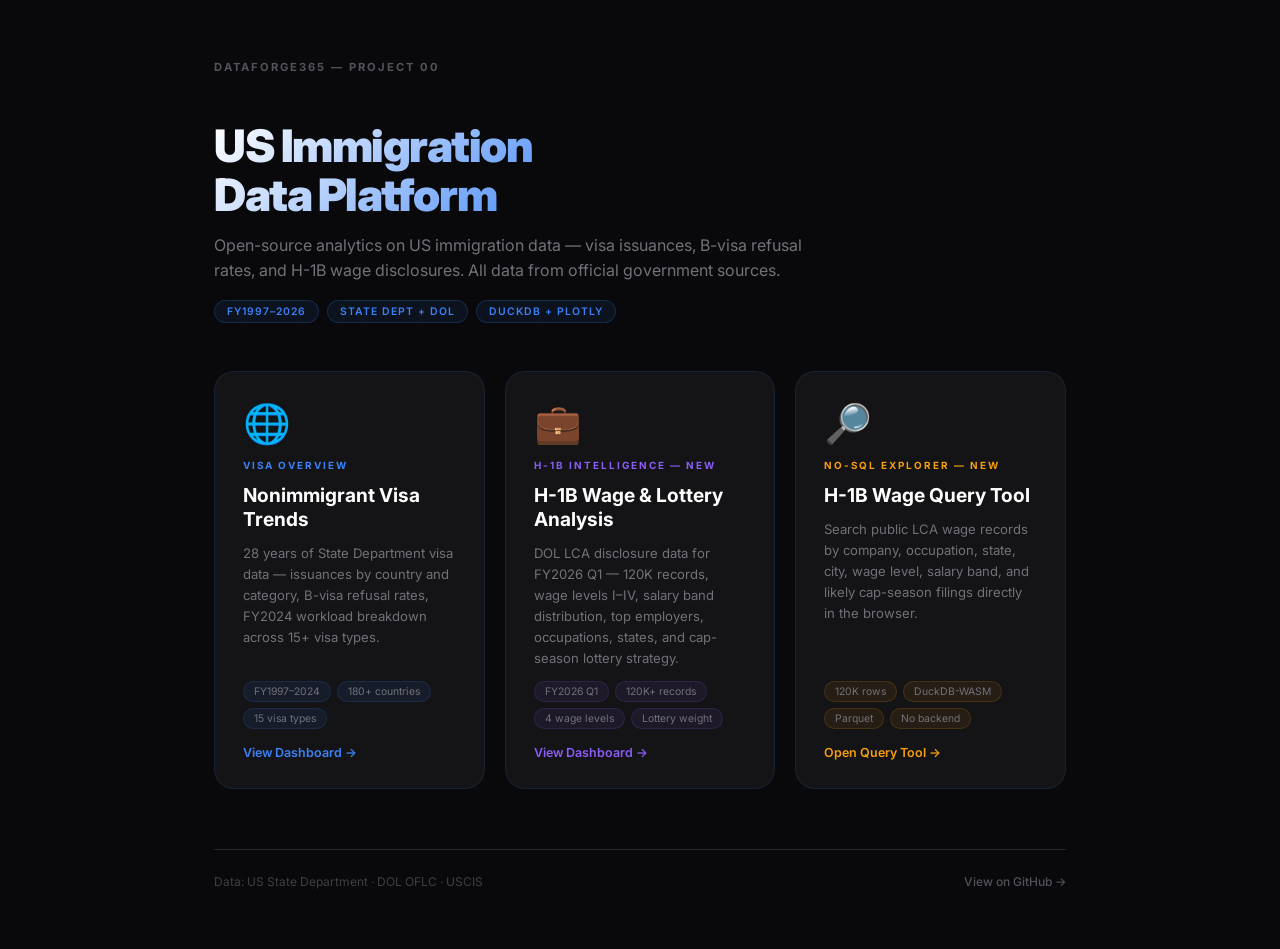
<file: index.html>
<!DOCTYPE html>
<html lang="en">
<head>
  <meta charset="UTF-8">
  <meta name="viewport" content="width=device-width, initial-scale=1.0">
  <title>US Immigration Data Platform | DataForge365</title>
  <link href="https://fonts.googleapis.com/css2?family=Inter:wght@300;400;500;600;700;800;900&display=swap" rel="stylesheet">
  <style>
    :root {
      --bg: #09090b; --card: #18181b; --text: #d4d4d8; --grid: #27272a;
      --accent: #3B82F6; --accent2: #10B981; --purple: #8B5CF6; --gold: #F59E0B;
      --glass: rgba(24,24,27,0.8); --glass-border: rgba(59,130,246,0.12);
    }
    * { margin:0; padding:0; box-sizing:border-box; }
    body { background:var(--bg); color:var(--text); font-family:'Inter',system-ui,sans-serif; min-height:100vh; }
    body::before {
      content:''; position:fixed; top:0; left:0; width:100%; height:100%; pointer-events:none; z-index:0;
      background-image:
        linear-gradient(rgba(39,39,42,0.3) 1px, transparent 1px),
        linear-gradient(90deg, rgba(39,39,42,0.3) 1px, transparent 1px);
      background-size: 60px 60px; opacity: 0.4;
    }
    .content { position:relative; z-index:1; max-width:900px; margin:0 auto; padding:60px 24px; }

    .brand { font-size:0.7rem; font-weight:700; color:#52525b; text-transform:uppercase; letter-spacing:2px; margin-bottom:48px; }

    h1 { font-size:2.8rem; font-weight:900; letter-spacing:-1.5px; line-height:1.1;
      background:linear-gradient(135deg,#fff 0%,#3B82F6 50%,#10B981 100%);
      -webkit-background-clip:text; -webkit-text-fill-color:transparent; background-clip:text; }
    .subtitle { font-size:1rem; color:#71717a; margin-top:12px; line-height:1.6; max-width:600px; }

    .badge-row { display:flex; gap:8px; flex-wrap:wrap; margin-top:16px; }
    .badge { display:inline-block; background:rgba(59,130,246,0.08); border:1px solid rgba(59,130,246,0.2);
      border-radius:20px; padding:4px 12px; font-size:0.65rem; font-weight:600; color:#3B82F6; letter-spacing:1px; text-transform:uppercase; }

    .dashboards { display:grid; grid-template-columns:repeat(auto-fit,minmax(260px,1fr)); gap:20px; margin-top:48px; }
    @media(max-width:640px) { h1 { font-size:2rem; } }

    .dash-card { background:var(--glass); border:1px solid var(--glass-border); border-radius:20px;
      padding:28px; text-decoration:none; display:flex; flex-direction:column; gap:12px;
      transition:transform 0.25s ease, border-color 0.25s ease, box-shadow 0.25s ease; }
    .dash-card:hover { transform:translateY(-5px); border-color:rgba(59,130,246,0.35);
      box-shadow:0 20px 40px rgba(0,0,0,0.4); }
    .dash-card.purple:hover { border-color:rgba(139,92,246,0.35); }
    .dash-card.gold:hover { border-color:rgba(245,158,11,0.35); }

    .dash-icon { font-size:2.4rem; }
    .dash-tag { font-size:0.62rem; font-weight:700; text-transform:uppercase; letter-spacing:2px; color:var(--accent); }
    .dash-card.purple .dash-tag { color:var(--purple); }
    .dash-card.gold .dash-tag { color:var(--gold); }
    .dash-card h2 { font-size:1.2rem; font-weight:700; color:#fff; }
    .dash-card p { font-size:0.82rem; color:#71717a; line-height:1.6; flex:1; }
    .dash-pills { display:flex; gap:6px; flex-wrap:wrap; }
    .dash-pill { background:rgba(59,130,246,0.08); border:1px solid rgba(59,130,246,0.15);
      border-radius:12px; padding:3px 10px; font-size:0.65rem; color:#71717a; }
    .dash-card.purple .dash-pill { background:rgba(139,92,246,0.08); border-color:rgba(139,92,246,0.15); }
    .dash-card.gold .dash-pill { background:rgba(245,158,11,0.08); border-color:rgba(245,158,11,0.15); }
    .dash-cta { font-size:0.78rem; font-weight:600; color:var(--accent); margin-top:4px; }
    .dash-card.purple .dash-cta { color:var(--purple); }
    .dash-card.gold .dash-cta { color:var(--gold); }

    .footer { margin-top:60px; padding-top:24px; border-top:1px solid var(--grid);
      display:flex; align-items:center; justify-content:space-between; flex-wrap:wrap; gap:12px; }
    .footer p { font-size:0.75rem; color:#3f3f46; }
    .footer a { color:#52525b; text-decoration:none; font-size:0.75rem; font-weight:500; }
    .footer a:hover { color:var(--accent); }
  </style>
</head>
<body>
<div class="content">
  <div class="brand">DataForge365 &mdash; Project 00</div>

  <h1>US Immigration<br>Data Platform</h1>
  <p class="subtitle">Open-source analytics on US immigration data — visa issuances, B-visa refusal rates, and H-1B wage disclosures. All data from official government sources.</p>
  <div class="badge-row">
    <span class="badge">FY1997&ndash;2026</span>
    <span class="badge">State Dept + DOL</span>
    <span class="badge">DuckDB + Plotly</span>
  </div>

  <div class="dashboards">
    <!-- Dashboard 1: Visa Overview -->
    <a href="dashboard.html" class="dash-card">
      <div class="dash-icon">🌐</div>
      <div class="dash-tag">Visa Overview</div>
      <h2>Nonimmigrant Visa Trends</h2>
      <p>28 years of State Department visa data — issuances by country and category, B-visa refusal rates, FY2024 workload breakdown across 15+ visa types.</p>
      <div class="dash-pills">
        <span class="dash-pill">FY1997&ndash;2024</span>
        <span class="dash-pill">180+ countries</span>
        <span class="dash-pill">15 visa types</span>
      </div>
      <div class="dash-cta">View Dashboard &rarr;</div>
    </a>

    <!-- Dashboard 2: H-1B Wages -->
    <a href="h1b_wages.html" class="dash-card purple">
      <div class="dash-icon">💼</div>
      <div class="dash-tag">H-1B Intelligence &mdash; New</div>
      <h2>H-1B Wage &amp; Lottery Analysis</h2>
      <p>DOL LCA disclosure data for FY2026 Q1 — 120K records, wage levels I–IV, salary band distribution, top employers, occupations, states, and cap-season lottery strategy.</p>
      <div class="dash-pills">
        <span class="dash-pill">FY2026 Q1</span>
        <span class="dash-pill">120K+ records</span>
        <span class="dash-pill">4 wage levels</span>
        <span class="dash-pill">Lottery weight</span>
      </div>
      <div class="dash-cta">View Dashboard &rarr;</div>
    </a>

    <!-- Dashboard 3: H-1B Query Tool -->
    <a href="h1b_query.html" class="dash-card gold">
      <div class="dash-icon">🔎</div>
      <div class="dash-tag">No-SQL Explorer &mdash; New</div>
      <h2>H-1B Wage Query Tool</h2>
      <p>Search public LCA wage records by company, occupation, state, city, wage level, salary band, and likely cap-season filings directly in the browser.</p>
      <div class="dash-pills">
        <span class="dash-pill">120K rows</span>
        <span class="dash-pill">DuckDB-WASM</span>
        <span class="dash-pill">Parquet</span>
        <span class="dash-pill">No backend</span>
      </div>
      <div class="dash-cta">Open Query Tool &rarr;</div>
    </a>
  </div>

  <div class="footer">
    <p>Data: US State Department &middot; DOL OFLC &middot; USCIS</p>
    <a href="https://github.com/PranavOngole/Project-00" target="_blank">View on GitHub &rarr;</a>
  </div>
</div>
</body>
</html>
</file>
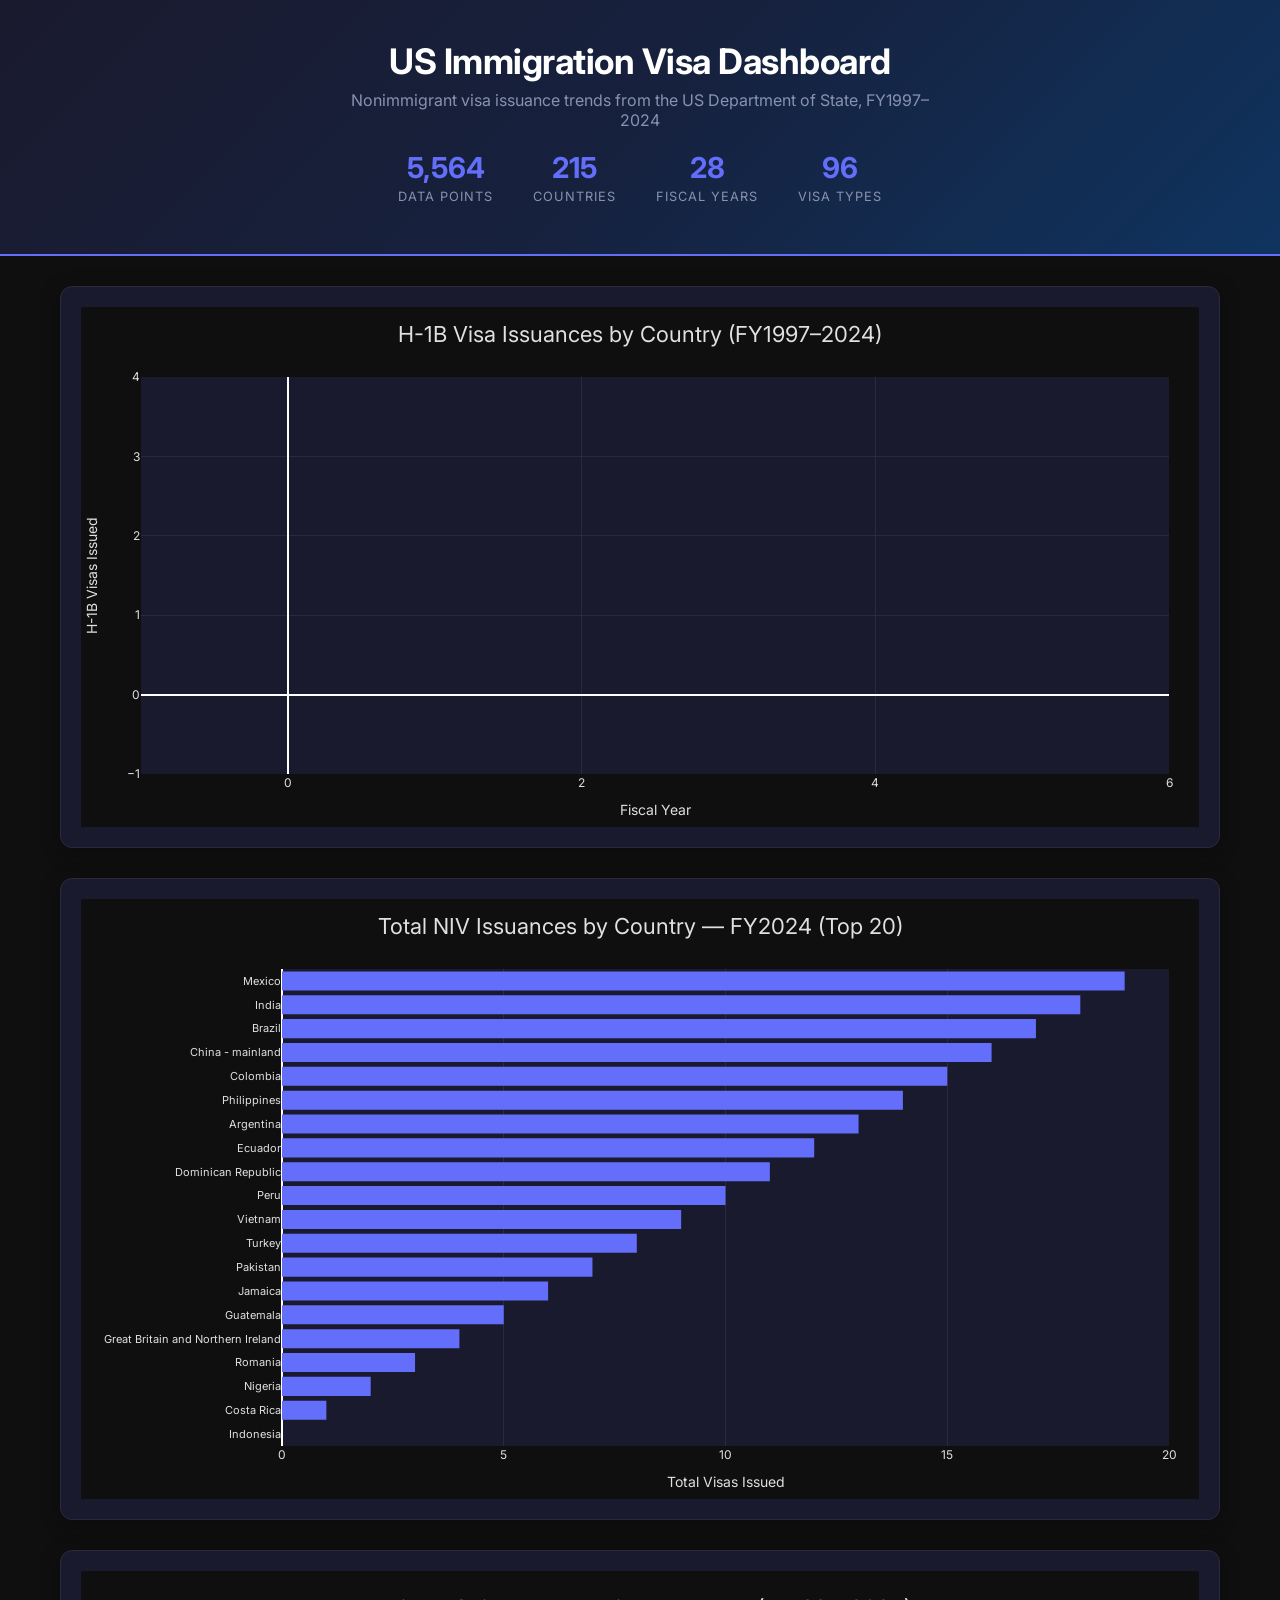
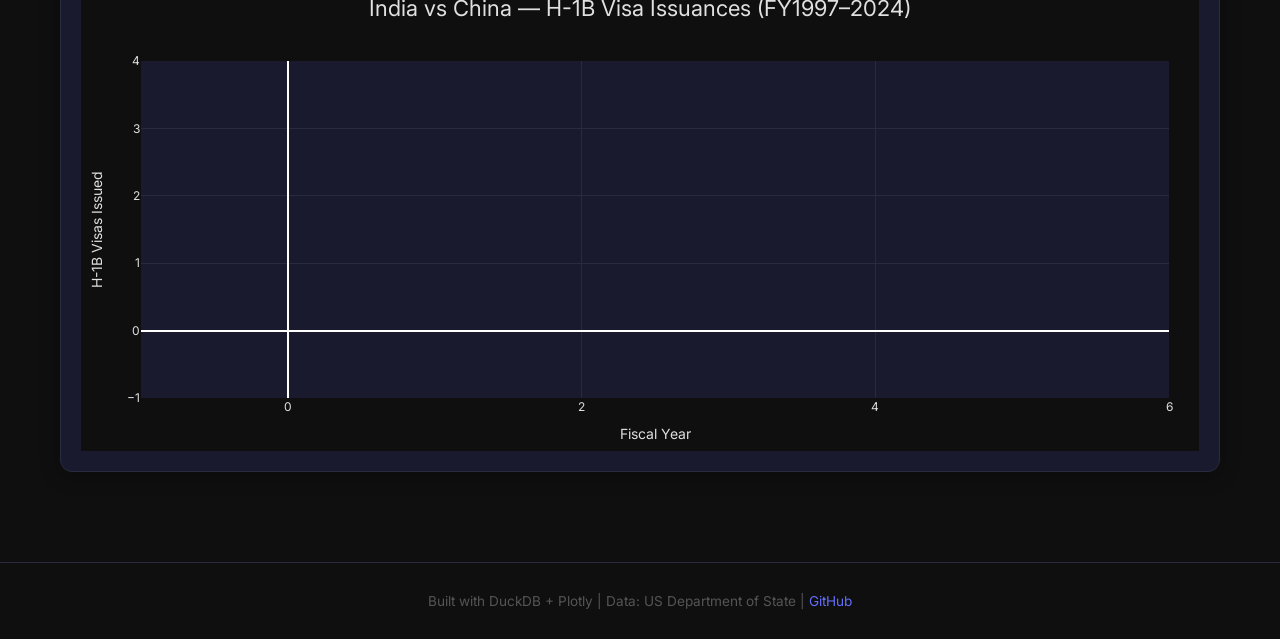
<file: docs/dashboard_v1_archive.html>
<!DOCTYPE html>
<html lang="en">
<head>
    <meta charset="UTF-8">
    <meta name="viewport" content="width=device-width, initial-scale=1.0">
    <title>US Immigration Visa Dashboard</title>
    <script src="https://cdn.plot.ly/plotly-latest.min.js"></script>
    <link href="https://fonts.googleapis.com/css2?family=Inter:wght@400;600;700&display=swap" rel="stylesheet">
    <style>
        * { margin: 0; padding: 0; box-sizing: border-box; }
        body {
            background: #0f0f0f;
            color: #e0e0e0;
            font-family: 'Inter', system-ui, -apple-system, sans-serif;
            padding: 0;
        }
        .header {
            background: linear-gradient(135deg, #1a1a2e 0%, #16213e 50%, #0f3460 100%);
            padding: 40px 20px 30px;
            text-align: center;
            border-bottom: 2px solid #636EFA;
        }
        .header h1 {
            font-size: 2.2rem;
            font-weight: 700;
            color: #ffffff;
            margin-bottom: 8px;
            letter-spacing: -0.5px;
        }
        .header p {
            font-size: 1rem;
            color: #8892b0;
            max-width: 600px;
            margin: 0 auto;
        }
        .dashboard {
            max-width: 1200px;
            margin: 0 auto;
            padding: 30px 20px 60px;
        }
        .chart-card {
            background: #1a1a2e;
            border-radius: 12px;
            padding: 20px;
            margin-bottom: 30px;
            border: 1px solid #2a2a3e;
            box-shadow: 0 4px 20px rgba(0, 0, 0, 0.3);
            transition: box-shadow 0.3s ease;
        }
        .chart-card:hover {
            box-shadow: 0 6px 30px rgba(99, 110, 250, 0.15);
        }
        .footer {
            text-align: center;
            padding: 30px 20px;
            color: #555;
            font-size: 0.85rem;
            border-top: 1px solid #2a2a3e;
        }
        .footer a { color: #636EFA; text-decoration: none; }
        .footer a:hover { text-decoration: underline; }
        .stats-bar {
            display: flex;
            justify-content: center;
            gap: 40px;
            padding: 20px;
            flex-wrap: wrap;
        }
        .stat {
            text-align: center;
        }
        .stat .number {
            font-size: 1.8rem;
            font-weight: 700;
            color: #636EFA;
        }
        .stat .label {
            font-size: 0.8rem;
            color: #8892b0;
            text-transform: uppercase;
            letter-spacing: 1px;
            margin-top: 4px;
        }
    </style>
</head>
<body>
    <div class="header">
        <h1>US Immigration Visa Dashboard</h1>
        <p>Nonimmigrant visa issuance trends from the US Department of State, FY1997–2024</p>
        <div class="stats-bar">
            <div class="stat">
                <div class="number">5,564</div>
                <div class="label">Data Points</div>
            </div>
            <div class="stat">
                <div class="number">215</div>
                <div class="label">Countries</div>
            </div>
            <div class="stat">
                <div class="number">28</div>
                <div class="label">Fiscal Years</div>
            </div>
            <div class="stat">
                <div class="number">96</div>
                <div class="label">Visa Types</div>
            </div>
        </div>
    </div>

    <div class="dashboard">
        <div class="chart-card">
            <div>                            <div id="7c49a155-e5a6-4ff7-afbd-edd73e391eac" class="plotly-graph-div" style="height:520px; width:100%;"></div>            <script type="text/javascript">                window.PLOTLYENV=window.PLOTLYENV || {};                                if (document.getElementById("7c49a155-e5a6-4ff7-afbd-edd73e391eac")) {                    Plotly.newPlot(                        "7c49a155-e5a6-4ff7-afbd-edd73e391eac",                        [{"hovertemplate":"\u003cb\u003eChina - Taiwan\u003c\u002fb\u003e\u003cbr\u003eFY%{x}\u003cbr\u003eH-1B Visas: %{y:,.0f}\u003cextra\u003e\u003c\u002fextra\u003e","line":{"color":"#636EFA","width":2.5},"marker":{"size":5},"mode":"lines+markers","name":"China - Taiwan","x":{"dtype":"i2","bdata":"zQfOB88H0AfRB9IH0wfUB9UH1gfXB9gH2QfaB9sH3AfdB94H3wfgB+EH4gfjB+QH"},"y":{"dtype":"i2","bdata":"jAWdBqEImApaC1IK9wdmCrMJ6QnKCZkHCQgNCKkGnAYYBuEFqAWRBe0E8gRWBVEE"},"type":"scatter"},{"hovertemplate":"\u003cb\u003eChina - mainland\u003c\u002fb\u003e\u003cbr\u003eFY%{x}\u003cbr\u003eH-1B Visas: %{y:,.0f}\u003cextra\u003e\u003c\u002fextra\u003e","line":{"color":"#EF553B","width":2.5},"marker":{"size":5},"mode":"lines+markers","name":"China - mainland","x":{"dtype":"i2","bdata":"zQfOB88H0AfRB9IH0wfUB9UH1gfXB9gH2QfaB9sH3AfdB94H3wfgB+EH4gfjB+QH5QfmB+cH6Ac="},"y":{"dtype":"i2","bdata":"hgwoD48WQR10I5gd6BW3Gckb6yQJKrUjByTqK2EqRStYMRc6gkeZVNFZWmtDbwg5NQm2F7pb93s="},"type":"scatter"},{"hovertemplate":"\u003cb\u003eFrance\u003c\u002fb\u003e\u003cbr\u003eFY%{x}\u003cbr\u003eH-1B Visas: %{y:,.0f}\u003cextra\u003e\u003c\u002fextra\u003e","line":{"color":"#00CC96","width":2.5},"marker":{"size":5},"mode":"lines+markers","name":"France","x":{"dtype":"i2","bdata":"zQfOB88H0AfRB9IH0wfUB9UH1gfXB9gH2QfaB9sH3AfdB94H3wfgB+EH4gfjB+QH5QfmB+cH6Ac="},"y":{"dtype":"i2","bdata":"Zgc+CH0J8wp6DWELDQqbCkMKRQmOCOoGfgafBxUIPwf2Bq0GOgbHBbcEMwRPBDwCNgE+BZ4DzgM="},"type":"scatter"},{"hovertemplate":"\u003cb\u003eGermany\u003c\u002fb\u003e\u003cbr\u003eFY%{x}\u003cbr\u003eH-1B Visas: %{y:,.0f}\u003cextra\u003e\u003c\u002fextra\u003e","line":{"color":"#AB63FA","width":2.5},"marker":{"size":5},"mode":"lines+markers","name":"Germany","x":{"dtype":"i2","bdata":"zQfOB88H0AfRB9IH0wfUB9UH1gfXB9gH2QfaB9sH3AfdB94H3wfgB+EH4gfjB+QH5QfmB+cH6Ac="},"y":{"dtype":"i2","bdata":"KAjCCIwJiwp2DCsLqQkrC\u002fYJWwk0CIoG8wVnBlsGpgX6BL0EQwQlBGEDBwNMA7kBawHZA\u002foCAwM="},"type":"scatter"},{"hovertemplate":"\u003cb\u003eGreat Britain and Northern Ireland\u003c\u002fb\u003e\u003cbr\u003eFY%{x}\u003cbr\u003eH-1B Visas: %{y:,.0f}\u003cextra\u003e\u003c\u002fextra\u003e","line":{"color":"#FFA15A","width":2.5},"marker":{"size":5},"mode":"lines+markers","name":"Great Britain and Northern Ireland","x":{"dtype":"i2","bdata":"zQfOB88H0AfRB9IH0wfUB9UH1gfXB9gH2QfaB9sH3AfdB94H3wfgB+EH4gfjB+QH5QfmB+cH6Ac="},"y":{"dtype":"i2","bdata":"DxvGGAgaiBwOIboazxedGfEVxRJ7EQoMVQvhDUwOywuLCs0JPwjpBsUFYgVYBfkCWwGqBgQGtgU="},"type":"scatter"},{"hovertemplate":"\u003cb\u003eIndia\u003c\u002fb\u003e\u003cbr\u003eFY%{x}\u003cbr\u003eH-1B Visas: %{y:,.0f}\u003cextra\u003e\u003c\u002fextra\u003e","line":{"color":"#19D3F3","width":2.5},"marker":{"size":5},"mode":"lines+markers","name":"India","x":{"dtype":"i2","bdata":"zQfOB88H0AfRB9IH0wfUB9UH1gfXB9gH2QfaB9sH3AfdB94H3wfgB+EH4gfjB+QH5QfmB+cH6Ac="},"y":{"dtype":"i4","bdata":"xHsAADadAAAW1wAAWvAAAF4hAQDsqwAABaUAAPn4AABL0QAAd\u002f0AAAhGAQBFGwEATtoAACjlAAD2GgEA9joBAHmFAQARqQEAkNQBAOTuAQBJ+AEAWOoBAN0BAgBecQEAtrMAAH+JAgD\u002fJgMAd0wCAA=="},"type":"scatter"},{"hovertemplate":"\u003cb\u003eJapan\u003c\u002fb\u003e\u003cbr\u003eFY%{x}\u003cbr\u003eH-1B Visas: %{y:,.0f}\u003cextra\u003e\u003c\u002fextra\u003e","line":{"color":"#FF6692","width":2.5},"marker":{"size":5},"mode":"lines+markers","name":"Japan","x":{"dtype":"i2","bdata":"zQfOB88H0AfRB9IH0wfUB9UH1gfXB9gH2QfaB9sH3AfdB94H3wfgB+EH4gfjB+QH5QfmB+cH6Ac="},"y":{"dtype":"i2","bdata":"cQs+CwoNxQ4AELwO\u002fA52EOkP0w68DTIKyQl+CQYIcweiBlkFegTzA\u002f0C4AKPAi4B+AB9Ap0CZQI="},"type":"scatter"},{"hovertemplate":"\u003cb\u003eKorea, South\u003c\u002fb\u003e\u003cbr\u003eFY%{x}\u003cbr\u003eH-1B Visas: %{y:,.0f}\u003cextra\u003e\u003c\u002fextra\u003e","line":{"color":"#B6E880","width":2.5},"marker":{"size":5},"mode":"lines+markers","name":"Korea, South","x":{"dtype":"i2","bdata":"zQfOB88H0AfRB9IH0wfUB9UH1gfXB9gH2QfaB9sH3AfdB94H3wfgB+EH4gfjB+QH5QfmB+cH6Ac="},"y":{"dtype":"i2","bdata":"hAOsA3cH+AhTC60LTAteDf4OVA\u002fMDrkMoQxIDq0NOwy4C6cK3glJCZMHWQf5BzQEwgRcCMMI8Qg="},"type":"scatter"},{"hovertemplate":"\u003cb\u003eMexico\u003c\u002fb\u003e\u003cbr\u003eFY%{x}\u003cbr\u003eH-1B Visas: %{y:,.0f}\u003cextra\u003e\u003c\u002fextra\u003e","line":{"color":"#FF97FF","width":2.5},"marker":{"size":5},"mode":"lines+markers","name":"Mexico","x":{"dtype":"i2","bdata":"zQfOB88H0AfRB9IH0wfUB9UH1gfXB9gH2QfaB9sH3AfdB94H3wfgB+EH4gfjB+QH5QfmB+cH6Ac="},"y":{"dtype":"i2","bdata":"4QoQCXIJZAljC64LaArIC8kJiwpZC3UJjgi+CVcK1w1mDqsMTgvsCRIJ3AnCChAGJAcVCI4Hogc="},"type":"scatter"},{"hovertemplate":"\u003cb\u003ePhilippines\u003c\u002fb\u003e\u003cbr\u003eFY%{x}\u003cbr\u003eH-1B Visas: %{y:,.0f}\u003cextra\u003e\u003c\u002fextra\u003e","line":{"color":"#FECB52","width":2.5},"marker":{"size":5},"mode":"lines+markers","name":"Philippines","x":{"dtype":"i2","bdata":"zQfOB88H0AfRB9IH0wfUB9UH1gfXB9gH2QfaB9sH3AfdB94H3wfgB+EH4gfjB+QH5QfmB+cH6Ac="},"y":{"dtype":"i2","bdata":"XQrHCvgLHgx2ETsN0wuLDSELBwu3EJ4PXA5lDEEJ6gdwCKQGmAWvBTAFwQS3BIkCKANnCP4L6g0="},"type":"scatter"}],                        {"template":{"data":{"histogram2dcontour":[{"type":"histogram2dcontour","colorbar":{"outlinewidth":0,"ticks":""},"colorscale":[[0.0,"#0d0887"],[0.1111111111111111,"#46039f"],[0.2222222222222222,"#7201a8"],[0.3333333333333333,"#9c179e"],[0.4444444444444444,"#bd3786"],[0.5555555555555556,"#d8576b"],[0.6666666666666666,"#ed7953"],[0.7777777777777778,"#fb9f3a"],[0.8888888888888888,"#fdca26"],[1.0,"#f0f921"]]}],"choropleth":[{"type":"choropleth","colorbar":{"outlinewidth":0,"ticks":""}}],"histogram2d":[{"type":"histogram2d","colorbar":{"outlinewidth":0,"ticks":""},"colorscale":[[0.0,"#0d0887"],[0.1111111111111111,"#46039f"],[0.2222222222222222,"#7201a8"],[0.3333333333333333,"#9c179e"],[0.4444444444444444,"#bd3786"],[0.5555555555555556,"#d8576b"],[0.6666666666666666,"#ed7953"],[0.7777777777777778,"#fb9f3a"],[0.8888888888888888,"#fdca26"],[1.0,"#f0f921"]]}],"heatmap":[{"type":"heatmap","colorbar":{"outlinewidth":0,"ticks":""},"colorscale":[[0.0,"#0d0887"],[0.1111111111111111,"#46039f"],[0.2222222222222222,"#7201a8"],[0.3333333333333333,"#9c179e"],[0.4444444444444444,"#bd3786"],[0.5555555555555556,"#d8576b"],[0.6666666666666666,"#ed7953"],[0.7777777777777778,"#fb9f3a"],[0.8888888888888888,"#fdca26"],[1.0,"#f0f921"]]}],"contourcarpet":[{"type":"contourcarpet","colorbar":{"outlinewidth":0,"ticks":""}}],"contour":[{"type":"contour","colorbar":{"outlinewidth":0,"ticks":""},"colorscale":[[0.0,"#0d0887"],[0.1111111111111111,"#46039f"],[0.2222222222222222,"#7201a8"],[0.3333333333333333,"#9c179e"],[0.4444444444444444,"#bd3786"],[0.5555555555555556,"#d8576b"],[0.6666666666666666,"#ed7953"],[0.7777777777777778,"#fb9f3a"],[0.8888888888888888,"#fdca26"],[1.0,"#f0f921"]]}],"surface":[{"type":"surface","colorbar":{"outlinewidth":0,"ticks":""},"colorscale":[[0.0,"#0d0887"],[0.1111111111111111,"#46039f"],[0.2222222222222222,"#7201a8"],[0.3333333333333333,"#9c179e"],[0.4444444444444444,"#bd3786"],[0.5555555555555556,"#d8576b"],[0.6666666666666666,"#ed7953"],[0.7777777777777778,"#fb9f3a"],[0.8888888888888888,"#fdca26"],[1.0,"#f0f921"]]}],"mesh3d":[{"type":"mesh3d","colorbar":{"outlinewidth":0,"ticks":""}}],"scatter":[{"fillpattern":{"fillmode":"overlay","size":10,"solidity":0.2},"type":"scatter"}],"parcoords":[{"type":"parcoords","line":{"colorbar":{"outlinewidth":0,"ticks":""}}}],"scatterpolargl":[{"type":"scatterpolargl","marker":{"colorbar":{"outlinewidth":0,"ticks":""}}}],"bar":[{"error_x":{"color":"#2a3f5f"},"error_y":{"color":"#2a3f5f"},"marker":{"line":{"color":"#E5ECF6","width":0.5},"pattern":{"fillmode":"overlay","size":10,"solidity":0.2}},"type":"bar"}],"scattergeo":[{"type":"scattergeo","marker":{"colorbar":{"outlinewidth":0,"ticks":""}}}],"scatterpolar":[{"type":"scatterpolar","marker":{"colorbar":{"outlinewidth":0,"ticks":""}}}],"histogram":[{"marker":{"pattern":{"fillmode":"overlay","size":10,"solidity":0.2}},"type":"histogram"}],"scattergl":[{"type":"scattergl","marker":{"colorbar":{"outlinewidth":0,"ticks":""}}}],"scatter3d":[{"type":"scatter3d","line":{"colorbar":{"outlinewidth":0,"ticks":""}},"marker":{"colorbar":{"outlinewidth":0,"ticks":""}}}],"scattermap":[{"type":"scattermap","marker":{"colorbar":{"outlinewidth":0,"ticks":""}}}],"scattermapbox":[{"type":"scattermapbox","marker":{"colorbar":{"outlinewidth":0,"ticks":""}}}],"scatterternary":[{"type":"scatterternary","marker":{"colorbar":{"outlinewidth":0,"ticks":""}}}],"scattercarpet":[{"type":"scattercarpet","marker":{"colorbar":{"outlinewidth":0,"ticks":""}}}],"carpet":[{"aaxis":{"endlinecolor":"#2a3f5f","gridcolor":"white","linecolor":"white","minorgridcolor":"white","startlinecolor":"#2a3f5f"},"baxis":{"endlinecolor":"#2a3f5f","gridcolor":"white","linecolor":"white","minorgridcolor":"white","startlinecolor":"#2a3f5f"},"type":"carpet"}],"table":[{"cells":{"fill":{"color":"#EBF0F8"},"line":{"color":"white"}},"header":{"fill":{"color":"#C8D4E3"},"line":{"color":"white"}},"type":"table"}],"barpolar":[{"marker":{"line":{"color":"#E5ECF6","width":0.5},"pattern":{"fillmode":"overlay","size":10,"solidity":0.2}},"type":"barpolar"}],"pie":[{"automargin":true,"type":"pie"}]},"layout":{"autotypenumbers":"strict","colorway":["#636efa","#EF553B","#00cc96","#ab63fa","#FFA15A","#19d3f3","#FF6692","#B6E880","#FF97FF","#FECB52"],"font":{"color":"#2a3f5f"},"hovermode":"closest","hoverlabel":{"align":"left"},"paper_bgcolor":"white","plot_bgcolor":"#E5ECF6","polar":{"bgcolor":"#E5ECF6","angularaxis":{"gridcolor":"white","linecolor":"white","ticks":""},"radialaxis":{"gridcolor":"white","linecolor":"white","ticks":""}},"ternary":{"bgcolor":"#E5ECF6","aaxis":{"gridcolor":"white","linecolor":"white","ticks":""},"baxis":{"gridcolor":"white","linecolor":"white","ticks":""},"caxis":{"gridcolor":"white","linecolor":"white","ticks":""}},"coloraxis":{"colorbar":{"outlinewidth":0,"ticks":""}},"colorscale":{"sequential":[[0.0,"#0d0887"],[0.1111111111111111,"#46039f"],[0.2222222222222222,"#7201a8"],[0.3333333333333333,"#9c179e"],[0.4444444444444444,"#bd3786"],[0.5555555555555556,"#d8576b"],[0.6666666666666666,"#ed7953"],[0.7777777777777778,"#fb9f3a"],[0.8888888888888888,"#fdca26"],[1.0,"#f0f921"]],"sequentialminus":[[0.0,"#0d0887"],[0.1111111111111111,"#46039f"],[0.2222222222222222,"#7201a8"],[0.3333333333333333,"#9c179e"],[0.4444444444444444,"#bd3786"],[0.5555555555555556,"#d8576b"],[0.6666666666666666,"#ed7953"],[0.7777777777777778,"#fb9f3a"],[0.8888888888888888,"#fdca26"],[1.0,"#f0f921"]],"diverging":[[0,"#8e0152"],[0.1,"#c51b7d"],[0.2,"#de77ae"],[0.3,"#f1b6da"],[0.4,"#fde0ef"],[0.5,"#f7f7f7"],[0.6,"#e6f5d0"],[0.7,"#b8e186"],[0.8,"#7fbc41"],[0.9,"#4d9221"],[1,"#276419"]]},"xaxis":{"gridcolor":"white","linecolor":"white","ticks":"","title":{"standoff":15},"zerolinecolor":"white","automargin":true,"zerolinewidth":2},"yaxis":{"gridcolor":"white","linecolor":"white","ticks":"","title":{"standoff":15},"zerolinecolor":"white","automargin":true,"zerolinewidth":2},"scene":{"xaxis":{"backgroundcolor":"#E5ECF6","gridcolor":"white","linecolor":"white","showbackground":true,"ticks":"","zerolinecolor":"white","gridwidth":2},"yaxis":{"backgroundcolor":"#E5ECF6","gridcolor":"white","linecolor":"white","showbackground":true,"ticks":"","zerolinecolor":"white","gridwidth":2},"zaxis":{"backgroundcolor":"#E5ECF6","gridcolor":"white","linecolor":"white","showbackground":true,"ticks":"","zerolinecolor":"white","gridwidth":2}},"shapedefaults":{"line":{"color":"#2a3f5f"}},"annotationdefaults":{"arrowcolor":"#2a3f5f","arrowhead":0,"arrowwidth":1},"geo":{"bgcolor":"white","landcolor":"#E5ECF6","subunitcolor":"white","showland":true,"showlakes":true,"lakecolor":"white"},"title":{"x":0.05},"mapbox":{"style":"light"}}},"title":{"font":{"size":22,"color":"#e0e0e0"},"text":"H-1B Visa Issuances by Country (FY1997\u20132024)","x":0.5},"xaxis":{"title":{"text":"Fiscal Year"},"gridcolor":"#2a2a3e","dtick":2,"color":"#e0e0e0"},"yaxis":{"title":{"text":"H-1B Visas Issued"},"gridcolor":"#2a2a3e","color":"#e0e0e0","tickformat":","},"font":{"color":"#e0e0e0","family":"Inter, system-ui, sans-serif"},"legend":{"font":{"size":11},"bgcolor":"rgba(26,26,46,0.8)","bordercolor":"#2a2a3e","borderwidth":1},"margin":{"l":60,"r":30,"t":70,"b":50},"plot_bgcolor":"#1a1a2e","paper_bgcolor":"#0f0f0f","hovermode":"x unified","height":520},                        {"responsive": true}                    )                };            </script>        </div>
        </div>
        <div class="chart-card">
            <div>                            <div id="b5cc49b8-fc31-4e2b-af3a-dc20e3a8cf99" class="plotly-graph-div" style="height:600px; width:100%;"></div>            <script type="text/javascript">                window.PLOTLYENV=window.PLOTLYENV || {};                                if (document.getElementById("b5cc49b8-fc31-4e2b-af3a-dc20e3a8cf99")) {                    Plotly.newPlot(                        "b5cc49b8-fc31-4e2b-af3a-dc20e3a8cf99",                        [{"hovertemplate":"\u003cb\u003e%{y}\u003c\u002fb\u003e\u003cbr\u003eTotal Visas: %{x:,.0f}\u003cextra\u003e\u003c\u002fextra\u003e","marker":{"color":{"dtype":"i4","bdata":"WDsBAIhEAQDvVAEA9mYBAFduAQBjhQEACs8BAIjiAQB5DQIAmkYCAHVXAgDjiwIA2rADAOdxBABjmwQAojgHACd+DAAm5BEAN\u002foUAFXBJAA="},"colorscale":[[0,"#1a1a5e"],[0.5,"#636EFA"],[1,"#00CC96"]],"line":{"width":0}},"orientation":"h","x":{"dtype":"i4","bdata":"WDsBAIhEAQDvVAEA9mYBAFduAQBjhQEACs8BAIjiAQB5DQIAmkYCAHVXAgDjiwIA2rADAOdxBABjmwQAojgHACd+DAAm5BEAN\u002foUAFXBJAA="},"y":["Indonesia","Costa Rica","Nigeria","Romania","Great Britain and Northern Ireland","Guatemala","Jamaica","Pakistan","Turkey","Vietnam","Peru","Dominican Republic","Ecuador","Argentina","Philippines","Colombia","China - mainland","Brazil","India","Mexico"],"type":"bar"}],                        {"template":{"data":{"histogram2dcontour":[{"type":"histogram2dcontour","colorbar":{"outlinewidth":0,"ticks":""},"colorscale":[[0.0,"#0d0887"],[0.1111111111111111,"#46039f"],[0.2222222222222222,"#7201a8"],[0.3333333333333333,"#9c179e"],[0.4444444444444444,"#bd3786"],[0.5555555555555556,"#d8576b"],[0.6666666666666666,"#ed7953"],[0.7777777777777778,"#fb9f3a"],[0.8888888888888888,"#fdca26"],[1.0,"#f0f921"]]}],"choropleth":[{"type":"choropleth","colorbar":{"outlinewidth":0,"ticks":""}}],"histogram2d":[{"type":"histogram2d","colorbar":{"outlinewidth":0,"ticks":""},"colorscale":[[0.0,"#0d0887"],[0.1111111111111111,"#46039f"],[0.2222222222222222,"#7201a8"],[0.3333333333333333,"#9c179e"],[0.4444444444444444,"#bd3786"],[0.5555555555555556,"#d8576b"],[0.6666666666666666,"#ed7953"],[0.7777777777777778,"#fb9f3a"],[0.8888888888888888,"#fdca26"],[1.0,"#f0f921"]]}],"heatmap":[{"type":"heatmap","colorbar":{"outlinewidth":0,"ticks":""},"colorscale":[[0.0,"#0d0887"],[0.1111111111111111,"#46039f"],[0.2222222222222222,"#7201a8"],[0.3333333333333333,"#9c179e"],[0.4444444444444444,"#bd3786"],[0.5555555555555556,"#d8576b"],[0.6666666666666666,"#ed7953"],[0.7777777777777778,"#fb9f3a"],[0.8888888888888888,"#fdca26"],[1.0,"#f0f921"]]}],"contourcarpet":[{"type":"contourcarpet","colorbar":{"outlinewidth":0,"ticks":""}}],"contour":[{"type":"contour","colorbar":{"outlinewidth":0,"ticks":""},"colorscale":[[0.0,"#0d0887"],[0.1111111111111111,"#46039f"],[0.2222222222222222,"#7201a8"],[0.3333333333333333,"#9c179e"],[0.4444444444444444,"#bd3786"],[0.5555555555555556,"#d8576b"],[0.6666666666666666,"#ed7953"],[0.7777777777777778,"#fb9f3a"],[0.8888888888888888,"#fdca26"],[1.0,"#f0f921"]]}],"surface":[{"type":"surface","colorbar":{"outlinewidth":0,"ticks":""},"colorscale":[[0.0,"#0d0887"],[0.1111111111111111,"#46039f"],[0.2222222222222222,"#7201a8"],[0.3333333333333333,"#9c179e"],[0.4444444444444444,"#bd3786"],[0.5555555555555556,"#d8576b"],[0.6666666666666666,"#ed7953"],[0.7777777777777778,"#fb9f3a"],[0.8888888888888888,"#fdca26"],[1.0,"#f0f921"]]}],"mesh3d":[{"type":"mesh3d","colorbar":{"outlinewidth":0,"ticks":""}}],"scatter":[{"fillpattern":{"fillmode":"overlay","size":10,"solidity":0.2},"type":"scatter"}],"parcoords":[{"type":"parcoords","line":{"colorbar":{"outlinewidth":0,"ticks":""}}}],"scatterpolargl":[{"type":"scatterpolargl","marker":{"colorbar":{"outlinewidth":0,"ticks":""}}}],"bar":[{"error_x":{"color":"#2a3f5f"},"error_y":{"color":"#2a3f5f"},"marker":{"line":{"color":"#E5ECF6","width":0.5},"pattern":{"fillmode":"overlay","size":10,"solidity":0.2}},"type":"bar"}],"scattergeo":[{"type":"scattergeo","marker":{"colorbar":{"outlinewidth":0,"ticks":""}}}],"scatterpolar":[{"type":"scatterpolar","marker":{"colorbar":{"outlinewidth":0,"ticks":""}}}],"histogram":[{"marker":{"pattern":{"fillmode":"overlay","size":10,"solidity":0.2}},"type":"histogram"}],"scattergl":[{"type":"scattergl","marker":{"colorbar":{"outlinewidth":0,"ticks":""}}}],"scatter3d":[{"type":"scatter3d","line":{"colorbar":{"outlinewidth":0,"ticks":""}},"marker":{"colorbar":{"outlinewidth":0,"ticks":""}}}],"scattermap":[{"type":"scattermap","marker":{"colorbar":{"outlinewidth":0,"ticks":""}}}],"scattermapbox":[{"type":"scattermapbox","marker":{"colorbar":{"outlinewidth":0,"ticks":""}}}],"scatterternary":[{"type":"scatterternary","marker":{"colorbar":{"outlinewidth":0,"ticks":""}}}],"scattercarpet":[{"type":"scattercarpet","marker":{"colorbar":{"outlinewidth":0,"ticks":""}}}],"carpet":[{"aaxis":{"endlinecolor":"#2a3f5f","gridcolor":"white","linecolor":"white","minorgridcolor":"white","startlinecolor":"#2a3f5f"},"baxis":{"endlinecolor":"#2a3f5f","gridcolor":"white","linecolor":"white","minorgridcolor":"white","startlinecolor":"#2a3f5f"},"type":"carpet"}],"table":[{"cells":{"fill":{"color":"#EBF0F8"},"line":{"color":"white"}},"header":{"fill":{"color":"#C8D4E3"},"line":{"color":"white"}},"type":"table"}],"barpolar":[{"marker":{"line":{"color":"#E5ECF6","width":0.5},"pattern":{"fillmode":"overlay","size":10,"solidity":0.2}},"type":"barpolar"}],"pie":[{"automargin":true,"type":"pie"}]},"layout":{"autotypenumbers":"strict","colorway":["#636efa","#EF553B","#00cc96","#ab63fa","#FFA15A","#19d3f3","#FF6692","#B6E880","#FF97FF","#FECB52"],"font":{"color":"#2a3f5f"},"hovermode":"closest","hoverlabel":{"align":"left"},"paper_bgcolor":"white","plot_bgcolor":"#E5ECF6","polar":{"bgcolor":"#E5ECF6","angularaxis":{"gridcolor":"white","linecolor":"white","ticks":""},"radialaxis":{"gridcolor":"white","linecolor":"white","ticks":""}},"ternary":{"bgcolor":"#E5ECF6","aaxis":{"gridcolor":"white","linecolor":"white","ticks":""},"baxis":{"gridcolor":"white","linecolor":"white","ticks":""},"caxis":{"gridcolor":"white","linecolor":"white","ticks":""}},"coloraxis":{"colorbar":{"outlinewidth":0,"ticks":""}},"colorscale":{"sequential":[[0.0,"#0d0887"],[0.1111111111111111,"#46039f"],[0.2222222222222222,"#7201a8"],[0.3333333333333333,"#9c179e"],[0.4444444444444444,"#bd3786"],[0.5555555555555556,"#d8576b"],[0.6666666666666666,"#ed7953"],[0.7777777777777778,"#fb9f3a"],[0.8888888888888888,"#fdca26"],[1.0,"#f0f921"]],"sequentialminus":[[0.0,"#0d0887"],[0.1111111111111111,"#46039f"],[0.2222222222222222,"#7201a8"],[0.3333333333333333,"#9c179e"],[0.4444444444444444,"#bd3786"],[0.5555555555555556,"#d8576b"],[0.6666666666666666,"#ed7953"],[0.7777777777777778,"#fb9f3a"],[0.8888888888888888,"#fdca26"],[1.0,"#f0f921"]],"diverging":[[0,"#8e0152"],[0.1,"#c51b7d"],[0.2,"#de77ae"],[0.3,"#f1b6da"],[0.4,"#fde0ef"],[0.5,"#f7f7f7"],[0.6,"#e6f5d0"],[0.7,"#b8e186"],[0.8,"#7fbc41"],[0.9,"#4d9221"],[1,"#276419"]]},"xaxis":{"gridcolor":"white","linecolor":"white","ticks":"","title":{"standoff":15},"zerolinecolor":"white","automargin":true,"zerolinewidth":2},"yaxis":{"gridcolor":"white","linecolor":"white","ticks":"","title":{"standoff":15},"zerolinecolor":"white","automargin":true,"zerolinewidth":2},"scene":{"xaxis":{"backgroundcolor":"#E5ECF6","gridcolor":"white","linecolor":"white","showbackground":true,"ticks":"","zerolinecolor":"white","gridwidth":2},"yaxis":{"backgroundcolor":"#E5ECF6","gridcolor":"white","linecolor":"white","showbackground":true,"ticks":"","zerolinecolor":"white","gridwidth":2},"zaxis":{"backgroundcolor":"#E5ECF6","gridcolor":"white","linecolor":"white","showbackground":true,"ticks":"","zerolinecolor":"white","gridwidth":2}},"shapedefaults":{"line":{"color":"#2a3f5f"}},"annotationdefaults":{"arrowcolor":"#2a3f5f","arrowhead":0,"arrowwidth":1},"geo":{"bgcolor":"white","landcolor":"#E5ECF6","subunitcolor":"white","showland":true,"showlakes":true,"lakecolor":"white"},"title":{"x":0.05},"mapbox":{"style":"light"}}},"title":{"font":{"size":22,"color":"#e0e0e0"},"text":"Total NIV Issuances by Country \u2014 FY2024 (Top 20)","x":0.5},"xaxis":{"title":{"text":"Total Visas Issued"},"gridcolor":"#2a2a3e","color":"#e0e0e0","tickformat":","},"yaxis":{"tickfont":{"size":11},"color":"#e0e0e0"},"font":{"color":"#e0e0e0","family":"Inter, system-ui, sans-serif"},"margin":{"l":160,"r":30,"t":70,"b":50},"plot_bgcolor":"#1a1a2e","paper_bgcolor":"#0f0f0f","height":600},                        {"responsive": true}                    )                };            </script>        </div>
        </div>
        <div class="chart-card">
            <div>                            <div id="4c295324-6d5d-4fbd-ae05-40f6db605e2d" class="plotly-graph-div" style="height:480px; width:100%;"></div>            <script type="text/javascript">                window.PLOTLYENV=window.PLOTLYENV || {};                                if (document.getElementById("4c295324-6d5d-4fbd-ae05-40f6db605e2d")) {                    Plotly.newPlot(                        "4c295324-6d5d-4fbd-ae05-40f6db605e2d",                        [{"fill":"tozeroy","fillcolor":"rgba(239,85,59, 0.1)","hovertemplate":"\u003cb\u003eIndia\u003c\u002fb\u003e\u003cbr\u003eFY%{x}\u003cbr\u003eH-1B Visas: %{y:,.0f}\u003cextra\u003e\u003c\u002fextra\u003e","line":{"color":"#EF553B","width":3},"marker":{"size":6},"mode":"lines+markers","name":"\ud83c\uddee\ud83c\uddf3 India","x":{"dtype":"i2","bdata":"zQfOB88H0AfRB9IH0wfUB9UH1gfXB9gH2QfaB9sH3AfdB94H3wfgB+EH4gfjB+QH5QfmB+cH6Ac="},"y":{"dtype":"i4","bdata":"xHsAADadAAAW1wAAWvAAAF4hAQDsqwAABaUAAPn4AABL0QAAd\u002f0AAAhGAQBFGwEATtoAACjlAAD2GgEA9joBAHmFAQARqQEAkNQBAOTuAQBJ+AEAWOoBAN0BAgBecQEAtrMAAH+JAgD\u002fJgMAd0wCAA=="},"type":"scatter"},{"fill":"tozeroy","fillcolor":"rgba(99,110,250, 0.1)","hovertemplate":"\u003cb\u003eChina\u003c\u002fb\u003e\u003cbr\u003eFY%{x}\u003cbr\u003eH-1B Visas: %{y:,.0f}\u003cextra\u003e\u003c\u002fextra\u003e","line":{"color":"#636EFA","width":3},"marker":{"size":6},"mode":"lines+markers","name":"\ud83c\udde8\ud83c\uddf3 China","x":{"dtype":"i2","bdata":"zQfOB88H0AfRB9IH0wfUB9UH1gfXB9gH2QfaB9sH3AfdB94H3wfgB+EH4gfjB+QH5QfmB+cH6Ac="},"y":{"dtype":"i2","bdata":"hgwoD48WQR10I5gd6BW3Gckb6yQJKrUjByTqK2EqRStYMRc6gkeZVNFZWmtDbwg5NQm2F7pb93s="},"type":"scatter"}],                        {"template":{"data":{"histogram2dcontour":[{"type":"histogram2dcontour","colorbar":{"outlinewidth":0,"ticks":""},"colorscale":[[0.0,"#0d0887"],[0.1111111111111111,"#46039f"],[0.2222222222222222,"#7201a8"],[0.3333333333333333,"#9c179e"],[0.4444444444444444,"#bd3786"],[0.5555555555555556,"#d8576b"],[0.6666666666666666,"#ed7953"],[0.7777777777777778,"#fb9f3a"],[0.8888888888888888,"#fdca26"],[1.0,"#f0f921"]]}],"choropleth":[{"type":"choropleth","colorbar":{"outlinewidth":0,"ticks":""}}],"histogram2d":[{"type":"histogram2d","colorbar":{"outlinewidth":0,"ticks":""},"colorscale":[[0.0,"#0d0887"],[0.1111111111111111,"#46039f"],[0.2222222222222222,"#7201a8"],[0.3333333333333333,"#9c179e"],[0.4444444444444444,"#bd3786"],[0.5555555555555556,"#d8576b"],[0.6666666666666666,"#ed7953"],[0.7777777777777778,"#fb9f3a"],[0.8888888888888888,"#fdca26"],[1.0,"#f0f921"]]}],"heatmap":[{"type":"heatmap","colorbar":{"outlinewidth":0,"ticks":""},"colorscale":[[0.0,"#0d0887"],[0.1111111111111111,"#46039f"],[0.2222222222222222,"#7201a8"],[0.3333333333333333,"#9c179e"],[0.4444444444444444,"#bd3786"],[0.5555555555555556,"#d8576b"],[0.6666666666666666,"#ed7953"],[0.7777777777777778,"#fb9f3a"],[0.8888888888888888,"#fdca26"],[1.0,"#f0f921"]]}],"contourcarpet":[{"type":"contourcarpet","colorbar":{"outlinewidth":0,"ticks":""}}],"contour":[{"type":"contour","colorbar":{"outlinewidth":0,"ticks":""},"colorscale":[[0.0,"#0d0887"],[0.1111111111111111,"#46039f"],[0.2222222222222222,"#7201a8"],[0.3333333333333333,"#9c179e"],[0.4444444444444444,"#bd3786"],[0.5555555555555556,"#d8576b"],[0.6666666666666666,"#ed7953"],[0.7777777777777778,"#fb9f3a"],[0.8888888888888888,"#fdca26"],[1.0,"#f0f921"]]}],"surface":[{"type":"surface","colorbar":{"outlinewidth":0,"ticks":""},"colorscale":[[0.0,"#0d0887"],[0.1111111111111111,"#46039f"],[0.2222222222222222,"#7201a8"],[0.3333333333333333,"#9c179e"],[0.4444444444444444,"#bd3786"],[0.5555555555555556,"#d8576b"],[0.6666666666666666,"#ed7953"],[0.7777777777777778,"#fb9f3a"],[0.8888888888888888,"#fdca26"],[1.0,"#f0f921"]]}],"mesh3d":[{"type":"mesh3d","colorbar":{"outlinewidth":0,"ticks":""}}],"scatter":[{"fillpattern":{"fillmode":"overlay","size":10,"solidity":0.2},"type":"scatter"}],"parcoords":[{"type":"parcoords","line":{"colorbar":{"outlinewidth":0,"ticks":""}}}],"scatterpolargl":[{"type":"scatterpolargl","marker":{"colorbar":{"outlinewidth":0,"ticks":""}}}],"bar":[{"error_x":{"color":"#2a3f5f"},"error_y":{"color":"#2a3f5f"},"marker":{"line":{"color":"#E5ECF6","width":0.5},"pattern":{"fillmode":"overlay","size":10,"solidity":0.2}},"type":"bar"}],"scattergeo":[{"type":"scattergeo","marker":{"colorbar":{"outlinewidth":0,"ticks":""}}}],"scatterpolar":[{"type":"scatterpolar","marker":{"colorbar":{"outlinewidth":0,"ticks":""}}}],"histogram":[{"marker":{"pattern":{"fillmode":"overlay","size":10,"solidity":0.2}},"type":"histogram"}],"scattergl":[{"type":"scattergl","marker":{"colorbar":{"outlinewidth":0,"ticks":""}}}],"scatter3d":[{"type":"scatter3d","line":{"colorbar":{"outlinewidth":0,"ticks":""}},"marker":{"colorbar":{"outlinewidth":0,"ticks":""}}}],"scattermap":[{"type":"scattermap","marker":{"colorbar":{"outlinewidth":0,"ticks":""}}}],"scattermapbox":[{"type":"scattermapbox","marker":{"colorbar":{"outlinewidth":0,"ticks":""}}}],"scatterternary":[{"type":"scatterternary","marker":{"colorbar":{"outlinewidth":0,"ticks":""}}}],"scattercarpet":[{"type":"scattercarpet","marker":{"colorbar":{"outlinewidth":0,"ticks":""}}}],"carpet":[{"aaxis":{"endlinecolor":"#2a3f5f","gridcolor":"white","linecolor":"white","minorgridcolor":"white","startlinecolor":"#2a3f5f"},"baxis":{"endlinecolor":"#2a3f5f","gridcolor":"white","linecolor":"white","minorgridcolor":"white","startlinecolor":"#2a3f5f"},"type":"carpet"}],"table":[{"cells":{"fill":{"color":"#EBF0F8"},"line":{"color":"white"}},"header":{"fill":{"color":"#C8D4E3"},"line":{"color":"white"}},"type":"table"}],"barpolar":[{"marker":{"line":{"color":"#E5ECF6","width":0.5},"pattern":{"fillmode":"overlay","size":10,"solidity":0.2}},"type":"barpolar"}],"pie":[{"automargin":true,"type":"pie"}]},"layout":{"autotypenumbers":"strict","colorway":["#636efa","#EF553B","#00cc96","#ab63fa","#FFA15A","#19d3f3","#FF6692","#B6E880","#FF97FF","#FECB52"],"font":{"color":"#2a3f5f"},"hovermode":"closest","hoverlabel":{"align":"left"},"paper_bgcolor":"white","plot_bgcolor":"#E5ECF6","polar":{"bgcolor":"#E5ECF6","angularaxis":{"gridcolor":"white","linecolor":"white","ticks":""},"radialaxis":{"gridcolor":"white","linecolor":"white","ticks":""}},"ternary":{"bgcolor":"#E5ECF6","aaxis":{"gridcolor":"white","linecolor":"white","ticks":""},"baxis":{"gridcolor":"white","linecolor":"white","ticks":""},"caxis":{"gridcolor":"white","linecolor":"white","ticks":""}},"coloraxis":{"colorbar":{"outlinewidth":0,"ticks":""}},"colorscale":{"sequential":[[0.0,"#0d0887"],[0.1111111111111111,"#46039f"],[0.2222222222222222,"#7201a8"],[0.3333333333333333,"#9c179e"],[0.4444444444444444,"#bd3786"],[0.5555555555555556,"#d8576b"],[0.6666666666666666,"#ed7953"],[0.7777777777777778,"#fb9f3a"],[0.8888888888888888,"#fdca26"],[1.0,"#f0f921"]],"sequentialminus":[[0.0,"#0d0887"],[0.1111111111111111,"#46039f"],[0.2222222222222222,"#7201a8"],[0.3333333333333333,"#9c179e"],[0.4444444444444444,"#bd3786"],[0.5555555555555556,"#d8576b"],[0.6666666666666666,"#ed7953"],[0.7777777777777778,"#fb9f3a"],[0.8888888888888888,"#fdca26"],[1.0,"#f0f921"]],"diverging":[[0,"#8e0152"],[0.1,"#c51b7d"],[0.2,"#de77ae"],[0.3,"#f1b6da"],[0.4,"#fde0ef"],[0.5,"#f7f7f7"],[0.6,"#e6f5d0"],[0.7,"#b8e186"],[0.8,"#7fbc41"],[0.9,"#4d9221"],[1,"#276419"]]},"xaxis":{"gridcolor":"white","linecolor":"white","ticks":"","title":{"standoff":15},"zerolinecolor":"white","automargin":true,"zerolinewidth":2},"yaxis":{"gridcolor":"white","linecolor":"white","ticks":"","title":{"standoff":15},"zerolinecolor":"white","automargin":true,"zerolinewidth":2},"scene":{"xaxis":{"backgroundcolor":"#E5ECF6","gridcolor":"white","linecolor":"white","showbackground":true,"ticks":"","zerolinecolor":"white","gridwidth":2},"yaxis":{"backgroundcolor":"#E5ECF6","gridcolor":"white","linecolor":"white","showbackground":true,"ticks":"","zerolinecolor":"white","gridwidth":2},"zaxis":{"backgroundcolor":"#E5ECF6","gridcolor":"white","linecolor":"white","showbackground":true,"ticks":"","zerolinecolor":"white","gridwidth":2}},"shapedefaults":{"line":{"color":"#2a3f5f"}},"annotationdefaults":{"arrowcolor":"#2a3f5f","arrowhead":0,"arrowwidth":1},"geo":{"bgcolor":"white","landcolor":"#E5ECF6","subunitcolor":"white","showland":true,"showlakes":true,"lakecolor":"white"},"title":{"x":0.05},"mapbox":{"style":"light"}}},"title":{"font":{"size":22,"color":"#e0e0e0"},"text":"India vs China \u2014 H-1B Visa Issuances (FY1997\u20132024)","x":0.5},"xaxis":{"title":{"text":"Fiscal Year"},"gridcolor":"#2a2a3e","dtick":2,"color":"#e0e0e0"},"yaxis":{"title":{"text":"H-1B Visas Issued"},"gridcolor":"#2a2a3e","color":"#e0e0e0","tickformat":","},"font":{"color":"#e0e0e0","family":"Inter, system-ui, sans-serif"},"legend":{"font":{"size":14},"bgcolor":"rgba(26,26,46,0.8)","bordercolor":"#2a2a3e","borderwidth":1,"orientation":"h","yanchor":"bottom","y":1.02,"xanchor":"center","x":0.5},"margin":{"l":60,"r":30,"t":90,"b":50},"plot_bgcolor":"#1a1a2e","paper_bgcolor":"#0f0f0f","hovermode":"x unified","height":480},                        {"responsive": true}                    )                };            </script>        </div>
        </div>
    </div>

    <div class="footer">
        Built with DuckDB + Plotly | Data: US Department of State |
        <a href="https://github.com/PranavOngole/Project-00">GitHub</a>
    </div>
</body>
</html>
</file>
